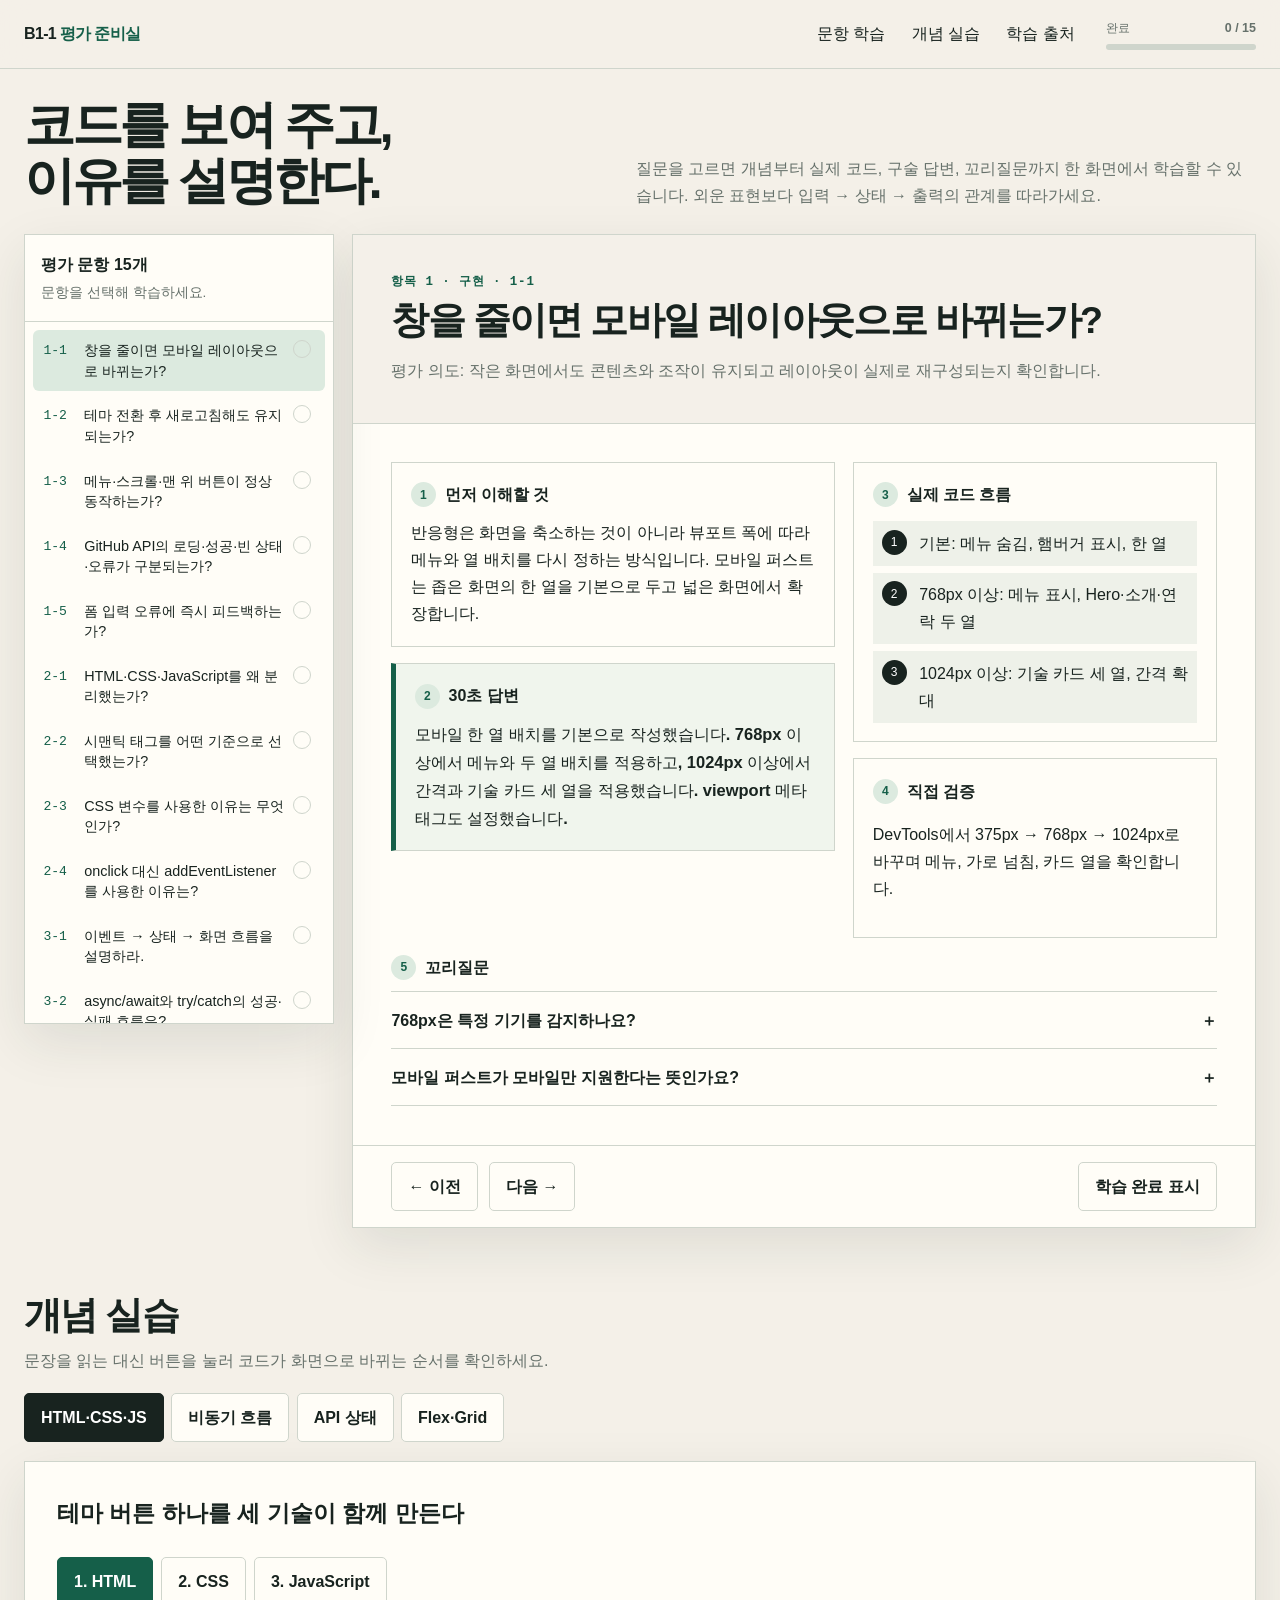
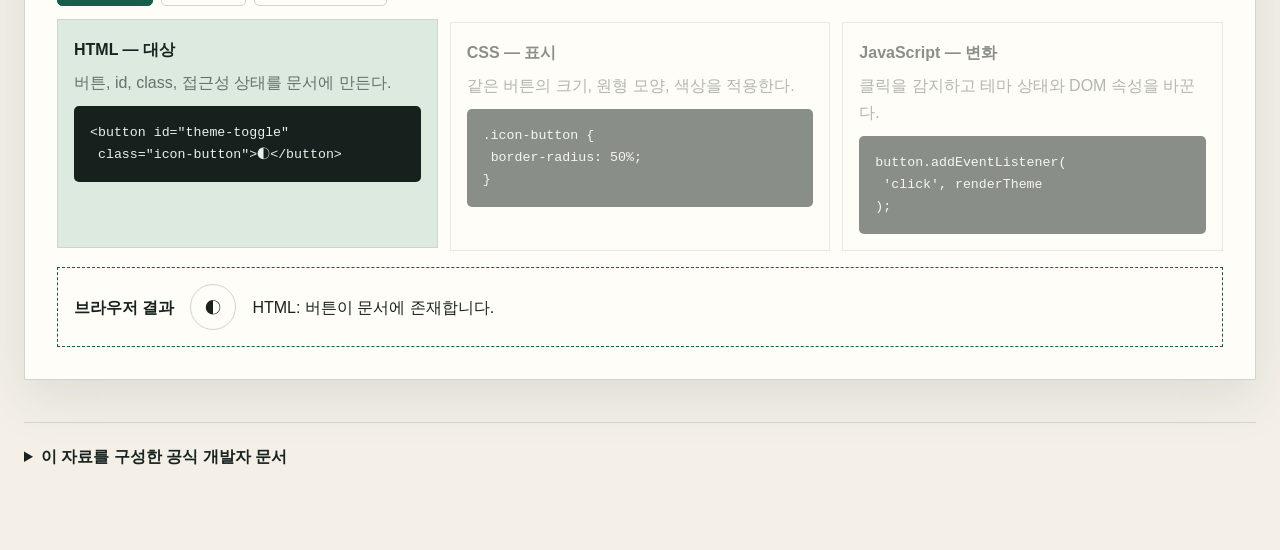
<file: study-room/index.html>
<!doctype html>
<html lang="ko">
<head>
  <meta charset="utf-8">
  <meta name="viewport" content="width=device-width, initial-scale=1">
  <meta name="description" content="코디세이 B1-1 평가를 실제 코드 흐름과 인터랙션으로 학습하는 자료">
  <title>B1-1 평가 준비실</title>
  <style>
    :root {
      --paper: #f4f0e8;
      --surface: #fffdf7;
      --ink: #18231f;
      --muted: #66716b;
      --line: #cfd5cc;
      --accent: #155f49;
      --accent-soft: #dceadf;
      --code: #16211d;
      --code-ink: #e9f2ea;
      --warn: #a14b21;
      --shadow: 0 18px 50px rgba(26, 45, 36, .1);
    }
    * { box-sizing: border-box; }
    html { scroll-behavior: smooth; }
    body { margin: 0; background: var(--paper); color: var(--ink); font-family: -apple-system, BlinkMacSystemFont, "Segoe UI", "Apple SD Gothic Neo", "Malgun Gothic", sans-serif; line-height: 1.7; }
    button, input { font: inherit; }
    button { color: inherit; }
    a { color: var(--accent); text-underline-offset: 3px; }
    :focus-visible { outline: 3px solid #cf7b2f; outline-offset: 3px; }
    .skip { position: fixed; left: 1rem; top: -5rem; z-index: 100; background: var(--ink); color: var(--surface); padding: .7rem 1rem; }
    .skip:focus { top: 1rem; }
    header { position: sticky; top: 0; z-index: 50; border-bottom: 1px solid var(--line); background: rgba(244, 240, 232, .94); backdrop-filter: blur(14px); }
    .topbar { max-width: 1400px; margin: auto; min-height: 68px; padding: .7rem 24px; display: flex; align-items: center; gap: 1.3rem; }
    .brand { font-weight: 800; letter-spacing: -.04em; white-space: nowrap; }
    .brand span { color: var(--accent); }
    .topnav { display: flex; gap: .35rem; margin-left: auto; }
    .topnav a { color: var(--ink); text-decoration: none; padding: .45rem .65rem; border-radius: 5px; }
    .topnav a:hover { background: var(--accent-soft); }
    .progress-box { min-width: 150px; }
    .progress-copy { display: flex; justify-content: space-between; font-size: .78rem; color: var(--muted); }
    .track { height: 6px; margin-top: .3rem; background: var(--line); overflow: hidden; border-radius: 10px; }
    .bar { height: 100%; width: 0; background: var(--accent); transition: width .25s; }
    main { max-width: 1400px; margin: auto; padding: 28px 24px 80px; }
    .intro { display: flex; align-items: end; justify-content: space-between; gap: 2rem; margin-bottom: 24px; }
    h1 { margin: 0; font-size: clamp(2rem, 4vw, 3.8rem); line-height: 1.1; letter-spacing: -.065em; }
    .intro p { max-width: 620px; margin: 0; color: var(--muted); }
    .workspace { display: grid; grid-template-columns: 310px minmax(0, 1fr); gap: 18px; align-items: start; }
    .question-nav { position: sticky; top: 86px; max-height: calc(100vh - 110px); overflow: auto; background: var(--surface); border: 1px solid var(--line); box-shadow: var(--shadow); }
    .nav-head { padding: 1rem; border-bottom: 1px solid var(--line); }
    .nav-head strong { display: block; }
    .nav-head span { color: var(--muted); font-size: .85rem; }
    .question-list { display: grid; padding: .5rem; gap: .25rem; }
    .q-button { width: 100%; border: 0; background: transparent; text-align: left; display: grid; grid-template-columns: 32px 1fr 22px; gap: .55rem; align-items: start; padding: .65rem; cursor: pointer; border-radius: 6px; }
    .q-button:hover { background: #eef1e9; }
    .q-button.active { background: var(--accent-soft); }
    .q-number { font-family: ui-monospace, SFMono-Regular, Consolas, monospace; color: var(--accent); font-size: .82rem; }
    .q-title { line-height: 1.4; font-size: .9rem; }
    .q-check { border: 1px solid var(--line); border-radius: 50%; width: 18px; height: 18px; display: grid; place-items: center; font-size: .72rem; }
    .q-button.done .q-check { background: var(--accent); border-color: var(--accent); color: white; }
    .lesson { background: var(--surface); border: 1px solid var(--line); box-shadow: var(--shadow); min-width: 0; }
    .lesson-head { padding: clamp(1.3rem, 3vw, 2.4rem); border-bottom: 1px solid var(--line); }
    .kicker { margin: 0 0 .45rem; color: var(--accent); font: 700 .78rem ui-monospace, SFMono-Regular, Consolas, monospace; letter-spacing: .07em; }
    h2 { margin: 0; font-size: clamp(1.55rem, 3vw, 2.35rem); line-height: 1.25; letter-spacing: -.045em; }
    .intent { margin: .8rem 0 0; color: var(--muted); }
    .lesson-body { padding: clamp(1.3rem, 3vw, 2.4rem); }
    .learning-grid { display: grid; grid-template-columns: minmax(0, 1.1fr) minmax(280px, .9fr); gap: 18px; }
    .section-title { display: flex; align-items: center; gap: .55rem; margin: 0 0 .65rem; font-size: 1rem; }
    .section-title b { display: grid; place-items: center; width: 25px; height: 25px; background: var(--accent-soft); color: var(--accent); border-radius: 50%; font-size: .75rem; }
    .concept, .answer, .code-evidence, .demo-panel { padding: 1.15rem; border: 1px solid var(--line); margin-bottom: 1rem; }
    .concept p, .answer p { margin: 0; }
    .answer { border-left: 5px solid var(--accent); background: #f0f5ed; }
    .answer p { font-size: 1.03rem; font-weight: 560; }
    pre { margin: .65rem 0 0; padding: 1rem; background: var(--code); color: var(--code-ink); overflow: auto; border-radius: 5px; font: .83rem/1.65 ui-monospace, SFMono-Regular, Consolas, monospace; white-space: pre-wrap; overflow-wrap: anywhere; }
    code { font-family: ui-monospace, SFMono-Regular, Consolas, monospace; }
    .flow { display: grid; gap: .4rem; margin-top: .8rem; }
    .flow-step { display: grid; grid-template-columns: 28px 1fr; gap: .6rem; align-items: start; padding: .55rem; background: #eef1e9; }
    .flow-step span { width: 25px; height: 25px; display: grid; place-items: center; background: var(--ink); color: white; border-radius: 50%; font-size: .75rem; }
    .followups { border-top: 1px solid var(--line); }
    .followup { border-bottom: 1px solid var(--line); }
    .followup button { width: 100%; border: 0; background: transparent; padding: .9rem 0; display: flex; justify-content: space-between; gap: 1rem; text-align: left; font-weight: 700; cursor: pointer; }
    .followup .reply { display: none; margin: 0 0 1rem; color: var(--muted); }
    .followup.open .reply { display: block; }
    .lesson-actions { border-top: 1px solid var(--line); padding: 1rem clamp(1.3rem, 3vw, 2.4rem); display: flex; align-items: center; gap: .7rem; flex-wrap: wrap; }
    .btn { min-height: 44px; padding: .62rem 1rem; border: 1px solid var(--line); background: var(--surface); border-radius: 5px; cursor: pointer; font-weight: 700; }
    .btn:hover { background: #eef1e9; }
    .btn.primary { background: var(--accent); border-color: var(--accent); color: white; }
    .btn.complete { margin-left: auto; }
    .btn.complete.is-done { background: var(--accent-soft); border-color: var(--accent); color: var(--accent); }
    .labs { margin-top: 64px; scroll-margin-top: 90px; }
    .labs > h2 { margin-bottom: .5rem; }
    .labs > p { margin-top: 0; color: var(--muted); }
    .lab-tabs { display: flex; flex-wrap: wrap; gap: .45rem; margin: 1.2rem 0; }
    .lab-tab[aria-selected="true"] { background: var(--ink); color: white; border-color: var(--ink); }
    .lab { display: none; background: var(--surface); border: 1px solid var(--line); box-shadow: var(--shadow); padding: clamp(1.2rem, 3vw, 2rem); }
    .lab.active { display: block; }
    .lab h3 { margin-top: 0; font-size: 1.45rem; }
    .role-diagram { display: grid; grid-template-columns: repeat(3, 1fr); gap: 12px; }
    .role { border: 1px solid var(--line); padding: 1rem; opacity: .5; transition: opacity .2s, background .2s, transform .2s; }
    .role.active { opacity: 1; background: var(--accent-soft); transform: translateY(-3px); }
    .role h4 { margin: 0 0 .35rem; }
    .role p { margin: 0; color: var(--muted); }
    .stage-controls { display: flex; gap: .5rem; flex-wrap: wrap; margin-bottom: 1rem; }
    .screen-result { margin-top: 1rem; padding: 1rem; border: 1px dashed var(--accent); display: flex; align-items: center; gap: 1rem; flex-wrap: wrap; }
    .fake-theme { width: 46px; height: 46px; border: 1px solid var(--line); border-radius: 50%; background: var(--surface); }
    .fake-theme.styled { box-shadow: 0 6px 16px rgba(0,0,0,.14); background: var(--accent-soft); }
    .fake-theme.dark { background: var(--ink); color: white; }
    .timeline { display: grid; grid-template-columns: repeat(5, 1fr); gap: 8px; margin: 1.2rem 0; }
    .tick { padding: .8rem; border-top: 4px solid var(--line); color: var(--muted); }
    .tick.active { border-color: var(--accent); color: var(--ink); background: var(--accent-soft); }
    .state-machine { display: grid; grid-template-columns: repeat(4, 1fr); gap: 10px; }
    .state-box { padding: 1rem; border: 1px solid var(--line); text-align: center; opacity: .45; }
    .state-box.active { opacity: 1; background: var(--accent-soft); border-color: var(--accent); }
    .layout-demo { display: grid; grid-template-columns: 1fr 1fr; gap: 18px; }
    .flex-demo, .grid-demo { min-height: 180px; padding: 1rem; border: 1px solid var(--line); }
    .flex-items { display: flex; justify-content: space-between; align-items: center; gap: .5rem; height: 100px; background: #eef1e9; padding: .6rem; }
    .grid-items { display: grid; grid-template-columns: repeat(2, 1fr); gap: .5rem; }
    .mini { background: var(--accent); color: white; padding: .65rem; text-align: center; }
    .source-note { margin-top: 42px; padding-top: 20px; border-top: 1px solid var(--line); color: var(--muted); }
    .source-note summary { cursor: pointer; color: var(--ink); font-weight: 700; }
    .source-note ul { columns: 2; }
    @media (max-width: 980px) {
      .workspace { grid-template-columns: 1fr; }
      .question-nav { position: static; max-height: none; }
      .question-list { grid-template-columns: repeat(2, 1fr); }
      .learning-grid { grid-template-columns: 1fr; }
      .topnav { display: none; }
      .progress-box { margin-left: auto; }
    }
    @media (max-width: 680px) {
      main { padding-inline: 14px; }
      .topbar { padding-inline: 14px; }
      .intro { display: block; }
      .intro p { margin-top: .7rem; }
      .question-list { grid-template-columns: 1fr; }
      .role-diagram, .state-machine, .layout-demo { grid-template-columns: 1fr; }
      .timeline { grid-template-columns: 1fr; }
      .source-note ul { columns: 1; }
      .btn.complete { margin-left: 0; width: 100%; }
    }
  </style>
</head>
<body>
  <a class="skip" href="#study">학습 내용으로 이동</a>
  <header>
    <div class="topbar">
      <div class="brand">B1-1 <span>평가 준비실</span></div>
      <nav class="topnav" aria-label="페이지 메뉴"><a href="#study">문항 학습</a><a href="#labs">개념 실습</a><a href="#sources">학습 출처</a></nav>
      <div class="progress-box" aria-label="학습 진행률">
        <div class="progress-copy"><span>완료</span><strong id="progress-text">0 / 15</strong></div>
        <div class="track"><div class="bar" id="progress-bar"></div></div>
      </div>
    </div>
  </header>

  <main>
    <section class="intro">
      <h1>코드를 보여 주고,<br>이유를 설명한다.</h1>
      <p>질문을 고르면 개념부터 실제 코드, 구술 답변, 꼬리질문까지 한 화면에서 학습할 수 있습니다. 외운 표현보다 입력 → 상태 → 출력의 관계를 따라가세요.</p>
    </section>

    <section class="workspace" id="study" aria-label="평가 문항 학습">
      <aside class="question-nav">
        <div class="nav-head"><strong>평가 문항 15개</strong><span>문항을 선택해 학습하세요.</span></div>
        <div class="question-list" id="question-list"></div>
      </aside>

      <article class="lesson" aria-live="polite">
        <header class="lesson-head">
          <p class="kicker" id="lesson-kicker"></p>
          <h2 id="lesson-title"></h2>
          <p class="intent" id="lesson-intent"></p>
        </header>
        <div class="lesson-body">
          <div class="learning-grid">
            <div>
              <section class="concept"><h3 class="section-title"><b>1</b> 먼저 이해할 것</h3><div id="lesson-concept"></div></section>
              <section class="answer"><h3 class="section-title"><b>2</b> 30초 답변</h3><p id="lesson-answer"></p></section>
            </div>
            <div>
              <section class="code-evidence"><h3 class="section-title"><b>3</b> 실제 코드 흐름</h3><div id="lesson-code"></div></section>
              <section class="demo-panel"><h3 class="section-title"><b>4</b> 직접 검증</h3><div id="lesson-demo"></div></section>
            </div>
          </div>
          <section><h3 class="section-title"><b>5</b> 꼬리질문</h3><div class="followups" id="followups"></div></section>
        </div>
        <footer class="lesson-actions">
          <button class="btn" type="button" id="prev">← 이전</button>
          <button class="btn" type="button" id="next">다음 →</button>
          <button class="btn complete" type="button" id="complete">학습 완료 표시</button>
        </footer>
      </article>
    </section>

    <section class="labs" id="labs">
      <h2>개념 실습</h2>
      <p>문장을 읽는 대신 버튼을 눌러 코드가 화면으로 바뀌는 순서를 확인하세요.</p>
      <div class="lab-tabs" role="tablist" aria-label="개념 실습 선택">
        <button class="btn lab-tab" role="tab" aria-selected="true" data-lab="roles" type="button">HTML·CSS·JS</button>
        <button class="btn lab-tab" role="tab" aria-selected="false" data-lab="async" type="button">비동기 흐름</button>
        <button class="btn lab-tab" role="tab" aria-selected="false" data-lab="api" type="button">API 상태</button>
        <button class="btn lab-tab" role="tab" aria-selected="false" data-lab="layout" type="button">Flex·Grid</button>
      </div>

      <div class="lab active" data-panel="roles">
        <h3>테마 버튼 하나를 세 기술이 함께 만든다</h3>
        <div class="stage-controls">
          <button class="btn primary role-control" data-role="html" type="button">1. HTML</button>
          <button class="btn role-control" data-role="css" type="button">2. CSS</button>
          <button class="btn role-control" data-role="js" type="button">3. JavaScript</button>
        </div>
        <div class="role-diagram">
          <div class="role active" data-role-box="html"><h4>HTML — 대상</h4><p>버튼, id, class, 접근성 상태를 문서에 만든다.</p><pre>&lt;button id="theme-toggle"
 class="icon-button"&gt;◐&lt;/button&gt;</pre></div>
          <div class="role" data-role-box="css"><h4>CSS — 표시</h4><p>같은 버튼의 크기, 원형 모양, 색상을 적용한다.</p><pre>.icon-button {
 border-radius: 50%;
}</pre></div>
          <div class="role" data-role-box="js"><h4>JavaScript — 변화</h4><p>클릭을 감지하고 테마 상태와 DOM 속성을 바꾼다.</p><pre>button.addEventListener(
 'click', renderTheme
);</pre></div>
        </div>
        <div class="screen-result"><strong>브라우저 결과</strong><button class="fake-theme" id="fake-theme" type="button" aria-label="예시 테마 버튼">◐</button><span id="role-message">HTML: 버튼이 문서에 존재합니다.</span></div>
      </div>

      <div class="lab" data-panel="async">
        <h3>`await fetch()`에서 실제로 일어나는 일</h3>
        <button class="btn primary" id="run-async" type="button">흐름 실행</button>
        <div class="timeline" id="timeline">
          <div class="tick">1. JS가 fetch 호출</div><div class="tick">2. 네트워크 요청 진행</div><div class="tick">3. 메인 쓰레드는 다른 이벤트 처리</div><div class="tick">4. 응답 도착</div><div class="tick">5. await 뒤 코드 재개</div>
        </div>
        <p id="async-message">`await`는 브라우저 전체가 아니라 해당 async 함수의 뒷부분만 미룹니다.</p>
      </div>

      <div class="lab" data-panel="api">
        <h3>같은 요청도 결과에 따라 화면 상태가 달라진다</h3>
        <div class="stage-controls">
          <button class="btn api-control" data-api="loading" type="button">요청 시작</button>
          <button class="btn api-control" data-api="success" type="button">데이터 있음</button>
          <button class="btn api-control" data-api="empty" type="button">빈 배열</button>
          <button class="btn api-control" data-api="error" type="button">요청 실패</button>
        </div>
        <div class="state-machine"><div class="state-box" data-state="loading"><strong>loading</strong><br>기다리는 중</div><div class="state-box" data-state="success"><strong>success</strong><br>카드 표시</div><div class="state-box" data-state="empty"><strong>empty</strong><br>정상이나 결과 없음</div><div class="state-box" data-state="error"><strong>error</strong><br>오류와 재시도</div></div>
        <p id="api-message">버튼을 눌러 상태를 비교하세요.</p>
      </div>

      <div class="lab" data-panel="layout">
        <h3>선택 기준은 가로·세로가 아니라 한 축·두 축이다</h3>
        <div class="layout-demo">
          <div class="flex-demo"><h4>Flexbox: 한 축</h4><div class="flex-items"><span class="mini">로고</span><span class="mini">메뉴</span><span class="mini">버튼</span></div><p>한 행에서 간격과 정렬을 제어한다. `flex-direction: column`이면 세로 한 축도 가능하다.</p></div>
          <div class="grid-demo"><h4>Grid: 행과 열</h4><div class="grid-items"><span class="mini">카드 1</span><span class="mini">카드 2</span><span class="mini">카드 3</span><span class="mini">카드 4</span></div><p>열 트랙과 행을 함께 만들어 반복 카드를 배치한다.</p></div>
        </div>
      </div>
    </section>

    <details class="source-note" id="sources">
      <summary>이 자료를 구성한 공식 개발자 문서</summary>
      <ul>
        <li><a href="https://developer.mozilla.org/en-US/docs/Glossary/Semantics">MDN: Semantics</a></li>
        <li><a href="https://developer.mozilla.org/en-US/docs/Web/API/EventTarget/addEventListener">MDN: addEventListener</a></li>
        <li><a href="https://developer.mozilla.org/en-US/docs/Learn_web_development/Extensions/Async_JS/Introducing">MDN: Asynchronous JavaScript</a></li>
        <li><a href="https://developer.mozilla.org/en-US/docs/Web/JavaScript/Reference/Operators/await">MDN: await</a></li>
        <li><a href="https://developer.mozilla.org/en-US/docs/Web/API/Fetch_API/Using_Fetch">MDN: Fetch API</a></li>
        <li><a href="https://developer.mozilla.org/en-US/docs/Web/CSS/Guides/Flexible_box_layout/Basic_concepts">MDN: Flexbox</a></li>
        <li><a href="https://developer.mozilla.org/en-US/docs/Web/CSS/Guides/Grid_layout/Basic_concepts">MDN: Grid</a></li>
        <li><a href="https://developer.mozilla.org/en-US/docs/Learn_web_development/Core/CSS_layout/Responsive_Design">MDN: Responsive design</a></li>
        <li><a href="https://www.w3.org/WAI/tutorials/forms/validation/">W3C WAI: Form validation</a></li>
        <li><a href="https://docs.github.com/en/rest/repos/repos#list-repositories-for-a-user">GitHub Docs: User repositories API</a></li>
      </ul>
    </details>
  </main>

  <script>
    const questions = [
      {id:'1-1',group:'항목 1 · 구현',title:'창을 줄이면 모바일 레이아웃으로 바뀌는가?',intent:'작은 화면에서도 콘텐츠와 조작이 유지되고 레이아웃이 실제로 재구성되는지 확인합니다.',concept:'반응형은 화면을 축소하는 것이 아니라 뷰포트 폭에 따라 메뉴와 열 배치를 다시 정하는 방식입니다. 모바일 퍼스트는 좁은 화면의 한 열을 기본으로 두고 넓은 화면에서 확장합니다.',answer:'모바일 한 열 배치를 기본으로 작성했습니다. 768px 이상에서 메뉴와 두 열 배치를 적용하고, 1024px 이상에서 간격과 기술 카드 세 열을 적용했습니다. viewport 메타 태그도 설정했습니다.',code:['기본: 메뉴 숨김, 햄버거 표시, 한 열','768px 이상: 메뉴 표시, Hero·소개·연락 두 열','1024px 이상: 기술 카드 세 열, 간격 확대'],demo:'DevTools에서 375px → 768px → 1024px로 바꾸며 메뉴, 가로 넘침, 카드 열을 확인합니다.',follow:[['768px은 특정 기기를 감지하나요?','아닙니다. CSS가 뷰포트 폭 조건을 검사합니다. 브레이크포인트는 기기명이 아니라 배치가 바뀌는 폭입니다.'],['모바일 퍼스트가 모바일만 지원한다는 뜻인가요?','아닙니다. 모바일을 기본으로 하고 넓은 화면을 단계적으로 확장한다는 뜻입니다.']]},
      {id:'1-2',group:'항목 1 · 구현',title:'테마 전환 후 새로고침해도 유지되는가?',intent:'화면 색상뿐 아니라 사용자 선택을 상태로 저장하고 복원하는지 확인합니다.',concept:'CSS 변수는 테마별 값표를 만들고, JavaScript는 루트의 data-theme을 바꿉니다. localStorage는 같은 출처에서 브라우저 세션을 넘어 값을 보존합니다.',answer:'클릭하면 state.theme을 바꾸고 renderTheme()이 data-theme과 버튼 속성을 갱신합니다. 선택값은 localStorage에 저장하고 시작할 때 복원합니다. 저장값이 없으면 시스템 테마를 사용합니다.',code:['click 이벤트','state.theme 변경','renderTheme()으로 data-theme·aria-pressed 변경','localStorage 저장'],demo:'다크 모드 선택 → 새로고침 → 유지 확인 → 라이트 복귀 순서로 시연합니다.',follow:[['왜 data-theme을 사용했나요?','CSS가 [data-theme="dark"]에서 같은 변수 이름의 다크 값을 적용할 수 있기 때문입니다.'],['저장이 차단되면 어떻게 되나요?','localStorage 접근을 try/catch로 감싸 저장 실패가 나머지 테마 동작을 중단하지 않게 했습니다.']]},
      {id:'1-3',group:'항목 1 · 구현',title:'메뉴·스크롤·맨 위 버튼이 정상 동작하는가?',intent:'클릭·스크롤·키보드 이벤트가 상태와 DOM 변화로 연결됐는지 확인합니다.',concept:'이벤트 처리기는 사용자의 입력을 상태와 DOM 변화로 번역합니다. Intersection Observer는 요소와 뷰포트의 교차 변화를 관찰합니다.',answer:'메뉴 클릭은 state.menuOpen을 토글하고 renderMenu()가 active와 aria-expanded를 바꿉니다. 60px부터 헤더가 변하고 300px부터 위 버튼이 보입니다. 요소가 20% 보이면 등장 효과를 실행합니다.',code:['menu click → state.menuOpen → renderMenu()','scrollY ≥ 60 → header.scrolled','scrollY ≥ 300 → 위 버튼 표시','IntersectionObserver threshold 0.2'],demo:'모바일 메뉴를 열고 Escape로 닫은 뒤, 스크롤하며 헤더·등장 효과·맨 위 버튼을 확인합니다.',follow:[['왜 정확히 60px에서도 동작하나요?','조건이 >가 아니라 >=이므로 60을 포함한 이상 값에서 동작합니다.'],['왜 unobserve()를 하나요?','등장 효과를 한 번만 실행한 뒤 불필요한 관찰을 종료하기 위해서입니다.']]},
      {id:'1-4',group:'항목 1 · 구현',title:'GitHub API의 로딩·성공·빈 상태·오류가 구분되는가?',intent:'정상 결과만 표시하지 않고 네트워크 요청의 주요 결과를 모두 모델링했는지 확인합니다.',concept:'HTTP 요청 상태와 화면 상태는 구분해야 합니다. 빈 배열은 요청에 성공했지만 데이터가 없는 정상 결과이고, 오류는 요청이나 응답 처리에 실패한 결과입니다.',answer:'요청 중 loading, 데이터가 있으면 success, 빈 배열이면 empty, HTTP·네트워크·시간초과·형식 문제면 error로 바꿉니다. renderProjects()가 각 상태에 맞는 문구·카드·필터·재시도를 표시합니다.',code:['loading → fetch()','response.ok 검사','JSON 배열 → success 또는 empty','예외 → catch → error','finally → renderProjects()'],demo:'정상 카드와 필터를 확인한 뒤 DevTools에서 요청을 차단해 오류와 재시도를 확인합니다.',follow:[['왜 response.ok를 검사하나요?','fetch는 404 같은 HTTP 오류 응답만으로 Promise를 자동 거부하지 않기 때문입니다.'],['빈 상태는 오류 아닌가요?','아닙니다. 요청과 JSON 변환은 성공했지만 결과 배열이 비어 있는 정상 상태입니다.']]},
      {id:'1-5',group:'항목 1 · 구현',title:'폼 입력 오류에 즉시 피드백하는가?',intent:'검증 조건과 시점, 오류 위치, 접근성이 함께 구현됐는지 확인합니다.',concept:'input은 수정 중 피드백, blur는 입력하지 않고 필드를 떠나는 경우, submit은 전체 최종 검사를 담당합니다. 클라이언트 검증은 사용자 경험을 위한 것이며 실제 서비스 보안은 서버 검증도 필요합니다.',answer:'getFieldError()가 공백과 이메일 형식을 검사합니다. input과 blur 때 오류 상태를 갱신하고 renderForm()이 필드 옆 메시지와 aria-invalid를 바꿉니다. 제출 시 전체를 다시 검사해 첫 오류로 포커스를 옮깁니다.',code:['input·blur → 필드 오류 계산','state.form.errors 갱신','renderForm() → 메시지·aria-invalid','submit → 전체 재검사'],demo:'빈 필드에서 나가기 → 잘못된 이메일 → 정상값 수정 → 제출 순서로 확인합니다.',follow:[['왜 blur가 필요한가요?','처음부터 빈 필드는 input 이벤트가 없을 수 있으므로 필드에서 나갈 때 누락을 알려 주기 위해서입니다.'],['성공하면 실제 전송되나요?','아닙니다. 이 과제의 폼은 입력 검증 데모이며 성공은 검증 통과를 뜻합니다.']]},
      {id:'2-1',group:'항목 2 · 구조',title:'HTML·CSS·JavaScript를 왜 분리했는가?',intent:'세 기술의 책임을 실제 요소 하나와 연결해 설명할 수 있는지 확인합니다.',concept:'세 기술은 따로 노는 것이 아니라 같은 요소를 다른 책임으로 처리합니다. HTML이 대상을 만들고, CSS가 표시하며, JavaScript가 사건 이후의 변화를 만듭니다.',answer:'테마 버튼을 예로 들면 HTML이 button·id·class를 만들고, CSS가 icon-button의 크기와 원형 모양을 적용합니다. JavaScript는 id로 버튼을 찾아 클릭 시 state.theme과 data-theme을 바꿉니다. 존재·표시·변화의 책임을 파일별로 나눴습니다.',code:['HTML: <button id="theme-toggle" class="icon-button">','CSS: .icon-button { border-radius: 50% }','JS: addEventListener("click", ...)'],demo:'CSS를 끄면 요소는 남고 디자인이 사라집니다. JS를 끄면 정적 화면은 남고 상호작용이 멈춥니다.',follow:[['브라우저가 세 파일을 강제하나요?','아닙니다. 변경 위치와 책임을 분명하게 하기 위한 설계입니다.'],['defer는 왜 붙였나요?','HTML 분석을 막지 않고 DOM 구성이 끝난 뒤 스크립트를 실행하기 위해서입니다.']]},
      {id:'2-2',group:'항목 2 · 구조',title:'시맨틱 태그를 어떤 기준으로 선택했는가?',intent:'겉모양이 아닌 콘텐츠의 의미를 기준으로 마크업했는지 확인합니다.',concept:'시맨틱은 요소의 역할입니다. CSS로 span을 제목처럼 크게 만들 수 있어도 h1의 문서 제목 의미가 생기지는 않습니다.',answer:'nav는 주요 이동, main은 핵심 콘텐츠, section은 제목이 있는 주제별 구역, article은 독립적으로 읽을 수 있는 카드, aside는 보충 정보, footer는 하단 정보라는 역할로 선택했습니다.',code:['header > nav','main 안의 About·Skills·Projects·Contact section','독립 카드 article','프로필과 노트 aside','footer'],demo:'index.html에서 태그를 하나씩 가리키며 그 안의 콘텐츠가 태그 역할과 맞는지 설명합니다.',follow:[['왜 프로젝트 카드는 article인가요?','카드 하나만 분리해도 이름·설명·메타정보로 독립적으로 이해할 수 있기 때문입니다.'],['section과 div의 차이는?','section은 문서의 주제별 구역이라는 의미가 있고 div는 의미 없는 일반 컨테이너입니다.']]},
      {id:'2-3',group:'항목 2 · 구조',title:'CSS 변수를 사용한 이유는 무엇인가?',intent:'중복 제거와 캐스케이드 재정의를 테마 동작에 연결하는지 확인합니다.',concept:'사용자 정의 속성은 값을 의미 있는 이름으로 공유하고, 상속과 캐스케이드를 이용해 특정 범위에서 같은 이름의 값을 재정의할 수 있습니다.',answer:':root에 배경·글자·강조·경계·글꼴·간격 변수를 정의했습니다. 컴포넌트가 var()로 공유하고, 다크 테마에서는 같은 변수 이름의 값만 재정의해 전체 색상을 일관되게 바꿉니다.',code:[':root { --bg; --surface; --ink; --accent }','[data-theme="dark"] { 같은 변수 재정의 }','body { background: var(--bg) }'],demo:'DevTools에서 --bg 값 하나를 바꿔 그 변수를 쓰는 영역이 함께 변하는 것을 확인합니다.',follow:[['변수의 장점은 코드가 짧아지는 것뿐인가요?','아닙니다. 의미 있는 이름, 값의 일관성, 한곳에서의 변경, 범위별 재정의가 핵심입니다.'],['테마에 왜 유리한가요?','컴포넌트 규칙은 유지한 채 테마 변수표만 바꿀 수 있기 때문입니다.']]},
      {id:'2-4',group:'항목 2 · 구조',title:'onclick 대신 addEventListener를 사용한 이유는?',intent:'두 이벤트 등록 방법이 무엇인지 구분하고, 프로젝트에서 addEventListener를 선택한 이유를 설명하는지 확인합니다.',concept:'onclick과 addEventListener는 모두 클릭이 발생했을 때 실행할 함수를 연결하는 방법입니다. onclick은 HTML 속성 또는 DOM 요소의 onclick 프로퍼티 한 자리에 함수를 지정합니다. addEventListener는 JavaScript에서 이벤트 종류와 실행할 함수를 리스너로 등록합니다.',answer:'onclick은 요소의 클릭 처리 자리에 함수를 직접 지정하는 방식이고, addEventListener는 요소에 click 이벤트를 감시할 함수를 등록하는 방식입니다. onclick 프로퍼티는 다시 대입하면 기존 함수가 교체되지만 addEventListener는 같은 이벤트에 여러 처리기를 독립적으로 등록하거나 제거할 수 있습니다. 이 프로젝트에서는 HTML에 동작을 섞지 않고 이벤트 처리를 main.js에서 일관되게 관리하기 위해 addEventListener를 사용했습니다.',code:['theme-toggle.addEventListener("click", ...)','field.addEventListener("input", ...)','form.addEventListener("submit", ...)','window.addEventListener("scroll", ..., {passive:true})'],demo:'HTML에 onclick 속성이 없는지 확인하고 main.js에서 click·input·submit·scroll 이벤트를 등록한 실제 코드를 보여 줍니다.',follow:[['onclick은 틀린 방식인가요?','아닙니다. 간단한 기능에는 사용할 수 있지만, 기능이 늘어나면 이벤트를 JavaScript에 모으고 여러 처리기를 독립적으로 관리할 수 있는 addEventListener가 더 적합합니다.'],['onclick 프로퍼티에 함수를 두 번 대입하면 어떻게 되나요?','나중에 대입한 함수가 앞의 함수를 교체합니다. 반면 addEventListener로 등록한 리스너들은 각각 유지됩니다.'],['passive:true는 무엇인가요?','리스너가 기본 스크롤을 취소하지 않는다는 정보를 브라우저에 줍니다.']]},
      {id:'3-1',group:'항목 3 · 흐름',title:'이벤트 → 상태 → 화면 흐름을 설명하라.',intent:'함수 이름 암기가 아니라 입력에서 출력까지 인과관계를 추적하는지 확인합니다.',concept:'상태는 프로그램이 기억하는 값이고 DOM은 사용자에게 보이는 문서 표현입니다. Vanilla JS에서는 상태를 바꾼 뒤 렌더 함수를 직접 호출해야 합니다.',answer:'테마 버튼의 click이 state.theme을 반대로 바꾸고 renderTheme()을 호출합니다. 렌더 함수는 data-theme과 버튼 접근성 속성을 갱신하고, CSS가 새 변수값을 적용해 화면 색상이 바뀝니다.',code:['click','state.theme 변경','renderTheme()','data-theme·aria-pressed 변경','CSS 변수 적용'],demo:'테마 버튼을 누르면서 Elements에서 data-theme과 aria-pressed가 함께 변하는지 확인합니다.',follow:[['상태만 바꾸면 화면도 자동으로 바뀌나요?','아닙니다. 이 프로젝트에는 자동 렌더링 프레임워크가 없어 렌더 함수를 직접 호출합니다.'],['왜 렌더 함수를 분리했나요?','초기화와 클릭처럼 서로 다른 계기에서도 같은 상태를 같은 방식으로 화면에 반영하기 위해서입니다.']]},
      {id:'3-2',group:'항목 3 · 흐름',title:'async/await와 try/catch의 성공·실패 흐름은?',intent:'Promise 대기, HTTP 오류, 예외 처리, UI 상태를 하나의 흐름으로 설명하는지 확인합니다.',concept:'await는 Promise가 결정될 때까지 주변 async 함수의 뒷부분만 미룹니다. 메인 쓰레드를 막거나 새 쓰레드를 만드는 기능이 아닙니다.',answer:'loadProjects()에서 로딩을 먼저 표시하고 await fetch()로 응답을 기다립니다. response.ok와 JSON 배열을 검사해 success 또는 empty로 바꿉니다. 오류는 catch에서 error로 바꾸고 finally에서 타이머를 정리하고 렌더링합니다.',code:['loading → render','await fetch()','response.ok 검사','await json()','success·empty 또는 catch의 error','finally 정리·렌더'],demo:'아래 개념 실습의 비동기 흐름을 실행하고, 대기 중에도 다른 버튼이 눌릴 수 있다는 의미를 설명합니다.',follow:[['async는 무엇인가요?','함수가 Promise를 반환하게 하며 함수 안에서 await를 사용할 수 있게 합니다.'],['await는 쓰레드를 멈추나요?','아닙니다. 해당 async 함수의 후속 실행만 미루고 호출자와 이벤트 루프는 계속 진행할 수 있습니다.'],['왜 finally가 필요한가요?','성공과 실패 모두에서 필요한 타이머 정리와 최종 렌더를 한곳에서 수행하기 위해서입니다.']]},
      {id:'3-3',group:'항목 3 · 흐름',title:'GitHub 배열을 카드 UI로 바꾸는 과정은?',intent:'객체 배열이 선택·변환·결합을 거쳐 DOM이 되는 과정을 이해하는지 확인합니다.',concept:'filter는 조건에 맞는 원소만 남긴 새 배열, map은 각 원소를 변환한 새 배열을 만듭니다. innerHTML은 문자열을 마크업으로 해석하므로 외부 문자열을 이스케이프해야 합니다.',answer:'필터가 전체가 아니면 filter()로 같은 언어만 남깁니다. map()에서 저장소 속성을 구조분해해 article 문자열로 바꿉니다. 문자열 배열은 join("")으로 합쳐 innerHTML에 넣고 API 값은 escapeHTML()로 처리합니다.',code:['items.filter(repo → 언어 일치)','filtered.map(({name, description, ...}) → article 문자열)','join("")','projects-list.innerHTML = 결과'],demo:'언어 필터를 바꾸면서 카드 수가 변하는 것을 보고 저장소 객체 하나가 카드 하나가 되는 코드를 가리킵니다.',follow:[['map과 forEach의 차이는?','map은 변환 결과를 모은 새 배열을 반환하고 forEach는 각 원소에 작업을 수행합니다.'],['language: repoLanguage는?','객체의 language 값을 repoLanguage라는 지역 변수로 꺼내는 구조분해 별칭입니다.'],['왜 escapeHTML을 쓰나요?','API 문자열이 HTML 태그나 스크립트로 해석되는 것을 막기 위해서입니다.']]},
      {id:'3-4',group:'항목 3 · 흐름',title:'Flexbox와 Grid를 어디에, 왜 썼는가?',intent:'실제 선택자를 1차원·2차원 레이아웃 원리와 연결하는지 확인합니다.',concept:'Flexbox는 행 또는 열 한 축을 한 번에 다룹니다. Grid는 행과 열 트랙을 함께 다룹니다. Flex가 가로 전용이거나 Grid가 카드 전용인 것은 아닙니다.',answer:'Flexbox는 nav, 버튼 묶음, repo-card 내부와 repo-meta처럼 한 축 정렬에 사용했습니다. Grid는 Hero·소개·연락의 열 분할과 기술·프로젝트 카드의 행·열 배치에 사용했습니다. 카드 Grid는 auto-fit과 minmax로 열 수를 자동 조절합니다.',code:['Flex: .nav, .actions, .repo-card, .repo-meta','Grid: .hero, .about-layout, .contact-layout','Grid: .skills-grid, .featured-grid, .projects-grid'],demo:'아래 Flex·Grid 실습에서 한 줄 정렬과 2×2 행열 배치를 비교합니다.',follow:[['Flexbox는 가로 전용인가요?','아닙니다. flex-direction:column이면 세로 한 축을 다룹니다.'],['repo-card가 Flex인 이유는?','내용을 세로로 쌓고 margin-top:auto로 메타정보를 카드 아래에 맞추기 위해서입니다.']]},
      {id:'4-1',group:'항목 4 · 설계',title:'상태 객체를 왜 따로 관리했는가?',intent:'상태 객체의 뜻을 먼저 정의하고 실제 상태값과 화면 갱신의 관계를 설명하는지 확인합니다.',concept:'상태 객체는 프로그램과 화면이 현재 어떤 상황인지 나타내는 값들을 하나로 모아 둔 JavaScript 객체입니다. 예를 들어 theme은 현재 테마, menuOpen은 메뉴의 열림 여부, projects는 현재 보관 중인 프로젝트 데이터를 나타냅니다.',answer:'상태 객체는 현재 화면의 상황을 나타내는 값들의 모음입니다. 사용자 이벤트나 API 결과가 state의 값을 바꾸면 대응하는 렌더 함수가 그 값을 읽어 DOM에 반영합니다. 관련 상태를 한곳에 모으면 현재 상황과 변경 지점을 함께 확인할 수 있으므로 별도의 state 객체로 관리했습니다.',code:['state.theme → renderTheme()','state.menuOpen → renderMenu()','state.projects → renderProjects()','state.form → renderForm()'],demo:'state 객체에서 theme 또는 menuOpen을 선택한 뒤, 그 값을 변경하는 이벤트와 DOM에 반영하는 render 함수를 순서대로 보여 줍니다.',follow:[['객체를 쓰면 자동 렌더링되나요?','아닙니다. 이 프로젝트에는 자동 렌더링 기능이 없으므로 상태를 바꾼 뒤 대응하는 렌더 함수를 직접 호출합니다.'],['일반 변수는 사용하면 안 되나요?','사용할 수 있습니다. 다만 모두 화면 상태라는 공통 성격이 있으므로 한 객체에 모으면 일반 설정값이나 DOM 요소와 구분하고 현재 상태를 한 번에 확인하기 쉽습니다.']]},
      {id:'4-2',group:'항목 4 · 설계',title:'왜 모바일 퍼스트로 작성했는가?',intent:'구현 방법을 나열하는 데 그치지 않고 모바일을 출발점으로 선택한 이유를 설명하는지 확인합니다.',concept:'모바일 퍼스트는 작은 화면에 필요한 스타일을 기본 규칙으로 작성하고, 화면이 넓어질 때 min-width 미디어 쿼리로 더 복잡한 배치를 점진적으로 추가하는 설계 방식입니다.',answer:'모바일은 화면 공간이 가장 제한적이므로 모바일부터 설계하면 핵심 콘텐츠와 기능의 우선순위를 먼저 결정할 수 있습니다. 이후 화면이 넓어질 때 열·메뉴·여백을 추가하면 데스크톱 레이아웃을 억지로 축소하면서 생기는 깨짐과 CSS 덮어쓰기를 줄일 수 있습니다. 그래서 모바일 스타일을 기본값으로 두고 768px과 1024px 이상에서 필요한 배치만 추가했습니다.',code:['미디어 쿼리 밖: 모바일 기본','min-width:768px: 메뉴·두 열','min-width:1024px: 세 열·간격'],demo:'375px에서 핵심 콘텐츠와 조작이 성립하는 것을 먼저 보여 주고, 768px과 1024px에서 어떤 배치가 추가되는지 비교합니다.',follow:[['데스크톱부터 만들면 안 되나요?','가능합니다. 다만 여러 열, 큰 간격, 내비게이션을 작은 화면에서 다시 제거하거나 덮어써야 할 수 있습니다. 모바일 퍼스트는 단순한 한 열에서 필요한 배치만 추가하므로 재정의를 줄일 수 있습니다.'],['모바일 퍼스트가 모바일만 지원한다는 뜻인가요?','아닙니다. 모바일을 기본 출발점으로 삼고 넓은 화면까지 단계적으로 확장한다는 뜻입니다.'],['브레이크포인트는 기기 종류인가요?','아닙니다. 콘텐츠 배치를 바꿀 필요가 생기는 뷰포트 폭 기준입니다.']]}
    ];

    const state = {index: 0, done: new Set(JSON.parse(localStorage.getItem('b1-study-done') || '[]'))};
    const $ = (s) => document.querySelector(s);
    const list = $('#question-list');

    function renderList() {
      list.innerHTML = questions.map((q,i) => `<button type="button" class="q-button ${i===state.index?'active':''} ${state.done.has(q.id)?'done':''}" data-index="${i}"><span class="q-number">${q.id}</span><span class="q-title">${q.title}</span><span class="q-check">${state.done.has(q.id)?'✓':''}</span></button>`).join('');
    }
    function renderLesson() {
      const q=questions[state.index];
      $('#lesson-kicker').textContent=q.group+' · '+q.id;
      $('#lesson-title').textContent=q.title;
      $('#lesson-intent').textContent='평가 의도: '+q.intent;
      $('#lesson-concept').innerHTML=`<p>${q.concept}</p>`;
      $('#lesson-answer').textContent=q.answer;
      $('#lesson-code').innerHTML=`<div class="flow">${q.code.map((x,i)=>`<div class="flow-step"><span>${i+1}</span><div>${x}</div></div>`).join('')}</div>`;
      $('#lesson-demo').innerHTML=`<p>${q.demo}</p>`;
      $('#followups').innerHTML=q.follow.map(([ask,reply])=>`<div class="followup"><button type="button" aria-expanded="false"><span>${ask}</span><span>＋</span></button><p class="reply">${reply}</p></div>`).join('');
      $('#prev').disabled=state.index===0; $('#next').disabled=state.index===questions.length-1;
      const done=state.done.has(q.id); $('#complete').textContent=done?'✓ 학습 완료':'학습 완료 표시'; $('#complete').classList.toggle('is-done',done);
      renderList(); updateProgress();
    }
    function updateProgress(){ const n=state.done.size; $('#progress-text').textContent=`${n} / ${questions.length}`; $('#progress-bar').style.width=`${n/questions.length*100}%`; }
    list.addEventListener('click',e=>{const b=e.target.closest('[data-index]'); if(!b)return; state.index=Number(b.dataset.index); renderLesson(); document.querySelector('.lesson').scrollIntoView({behavior:'smooth',block:'start'});});
    $('#prev').addEventListener('click',()=>{if(state.index>0){state.index--;renderLesson();}});
    $('#next').addEventListener('click',()=>{if(state.index<questions.length-1){state.index++;renderLesson();}});
    $('#complete').addEventListener('click',()=>{const id=questions[state.index].id; state.done.has(id)?state.done.delete(id):state.done.add(id); localStorage.setItem('b1-study-done',JSON.stringify([...state.done])); renderLesson();});
    $('#followups').addEventListener('click',e=>{const b=e.target.closest('button'); if(!b)return; const row=b.parentElement; const open=row.classList.toggle('open'); b.setAttribute('aria-expanded',String(open)); b.lastElementChild.textContent=open?'−':'＋';});

    document.querySelectorAll('.lab-tab').forEach(tab=>tab.addEventListener('click',()=>{document.querySelectorAll('.lab-tab').forEach(x=>x.setAttribute('aria-selected',String(x===tab)));document.querySelectorAll('.lab').forEach(x=>x.classList.toggle('active',x.dataset.panel===tab.dataset.lab));}));
    document.querySelectorAll('.role-control').forEach(btn=>btn.addEventListener('click',()=>{const role=btn.dataset.role;document.querySelectorAll('.role-control').forEach(x=>x.classList.toggle('primary',x===btn));document.querySelectorAll('[data-role-box]').forEach(x=>x.classList.toggle('active',x.dataset.roleBox===role));const fake=$('#fake-theme');if(role==='html'){fake.className='fake-theme';$('#role-message').textContent='HTML: 버튼이 문서에 존재합니다.';}if(role==='css'){fake.className='fake-theme styled';$('#role-message').textContent='CSS: 같은 버튼에 크기·원형 모양·색상이 적용됩니다.';}if(role==='js'){fake.className='fake-theme styled dark';$('#role-message').textContent='JavaScript: 클릭 이후 상태와 DOM 속성이 바뀝니다.';}}));
    $('#fake-theme').addEventListener('click',()=>{$('#fake-theme').classList.toggle('dark');$('#role-message').textContent='실제 클릭: JavaScript가 상태를 바꾸고 CSS가 새 상태를 표시합니다.';});
    $('#run-async').addEventListener('click',()=>{const ticks=[...document.querySelectorAll('.tick')];ticks.forEach(x=>x.classList.remove('active'));let i=0;$('#async-message').textContent='fetch를 호출했습니다.';const timer=setInterval(()=>{ticks.forEach(x=>x.classList.remove('active'));ticks[i].classList.add('active');$('#async-message').textContent=i===2?'네트워크 응답을 기다리는 동안에도 메인 쓰레드는 다른 이벤트를 처리할 수 있습니다.':i===4?'Promise가 결정되어 await 뒤 코드가 다시 실행됩니다.':ticks[i].textContent;i++;if(i===ticks.length)clearInterval(timer);},650);});
    document.querySelectorAll('.api-control').forEach(btn=>btn.addEventListener('click',()=>{const s=btn.dataset.api;document.querySelectorAll('.state-box').forEach(x=>x.classList.toggle('active',x.dataset.state===s));const m={loading:'응답을 기다립니다. 아직 성공도 실패도 아닙니다.',success:'배열에 데이터가 있어 카드와 필터를 표시합니다.',empty:'요청은 성공했지만 배열이 비어 있어 빈 상태를 표시합니다.',error:'요청 또는 처리에 실패해 오류와 재시도를 표시합니다.'};$('#api-message').textContent=m[s];}));
    renderLesson();
  </script>
</body>
</html>
</file>
